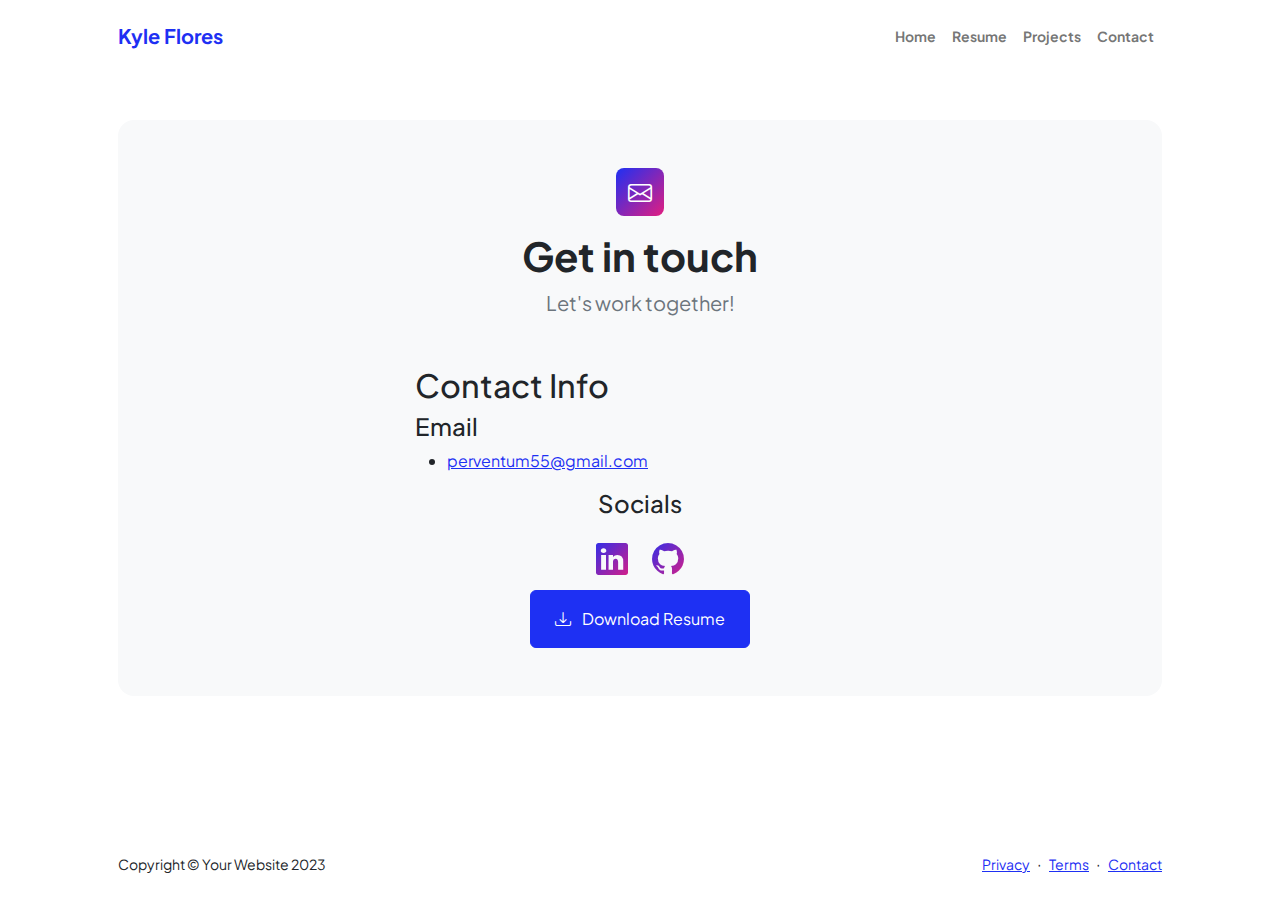
<file: contact.html>
<!DOCTYPE html>
<html lang="en">
    <head>
        <meta charset="utf-8" />
        <meta name="viewport" content="width=device-width, initial-scale=1, shrink-to-fit=no" />
        <meta name="description" content />
        <meta name="author" content />
        <title>Kyle Flores Portfilio</title>
        <!-- Favicon-->
        <link rel="icon" type="image/x-icon" href="assets/pr55Favicon.png" />
        <!-- Custom Google font-->
        <link rel="preconnect" href="https://fonts.googleapis.com" />
        <link rel="preconnect" href="https://fonts.gstatic.com" crossorigin />
        <link href="https://fonts.googleapis.com/css2?family=Plus+Jakarta+Sans:wght@100;200;300;400;500;600;700;800;900&amp;display=swap" rel="stylesheet" />
        <!-- Bootstrap icons-->
        <link href="https://cdn.jsdelivr.net/npm/bootstrap-icons@1.8.1/font/bootstrap-icons.css" rel="stylesheet" />
        <!-- Core theme CSS (includes Bootstrap)-->
        <link href="css/styles.css" rel="stylesheet" />
    </head>
    <body class="d-flex flex-column">
        <main class="flex-shrink-0">
            <!-- Navigation-->
            <nav class="navbar navbar-expand-lg navbar-light bg-white py-3">
                <div class="container px-5">
                    <a class="navbar-brand" href="index.html"><span class="fw-bolder text-primary">Kyle Flores</span></a>
                    <button class="navbar-toggler" type="button" data-bs-toggle="collapse" data-bs-target="#navbarSupportedContent" aria-controls="navbarSupportedContent" aria-expanded="false" aria-label="Toggle navigation"><span class="navbar-toggler-icon"></span></button>
                    <div class="collapse navbar-collapse" id="navbarSupportedContent">
                        <ul class="navbar-nav ms-auto mb-2 mb-lg-0 small fw-bolder">
                            <li class="nav-item"><a class="nav-link" href="index.html">Home</a></li>
                            <li class="nav-item"><a class="nav-link" href="resume.html">Resume</a></li>
                            <li class="nav-item"><a class="nav-link" href="projects.html">Projects</a></li>
                            <li class="nav-item"><a class="nav-link" href="contact.html">Contact</a></li>
                        </ul>
                    </div>
                </div>
            </nav>
            <!-- Page content-->
            <section class="py-5">
                <div class="container px-5">
                    <!-- Contact form-->
                    <div class="bg-light rounded-4 py-5 px-4 px-md-5">
                        <div class="text-center mb-5">
                            <div class="feature bg-primary bg-gradient-primary-to-secondary text-white rounded-3 mb-3"><i class="bi bi-envelope"></i></div>
                            <h1 class="fw-bolder">Get in touch</h1>
                            <p class="lead fw-normal text-muted mb-0">Let's work together!</p>
                        </div>
                        <div class="row gx-5 justify-content-center">
                            <div class="col-lg-8 col-xl-6">
                                <h2 class="mb-2">Contact Info</h2>
                                <div class="mb-3">
                                    <h4>Email</h4>
                                    <ul>
                                        <li><a href="mailto:perventum55@gmail.com?subject=Hey,%20I%20am%20interested%20in%20your%20work!&body=Please%20contact%20me%20so%20we%20can%20connect!">perventum55@gmail.com</a></li>
                                    </ul>
                                </div>
                                <div class="mb-2 d-flex flex-column align-items-center fs-2 gap-2">
                                    <h4>Socials</h4>
                                    <div class="d-flex justify-content-center fs-2 gap-4">
                                        <!-- <a class="text-gradient" href="#!"><i class="bi bi-twitter"></i></a> -->
                                        <a class="text-gradient" href="https://www.linkedin.com/in/kyle-joel-flores/" target="_blank"><i class="bi bi-linkedin"></i></a>
                                        <a class="text-gradient" href="https://github.com/PR55" target="_blank"><i class="bi bi-github"></i></a>
                                    </div>
                                </div>
                                <div class="d-flex justify-content-center">
                                    <a class="btn btn-primary px-4 py-3" href="assets/Resume Kyle Flores.pdf" download>
                                        <div class="d-inline-block bi bi-download me-2"></div>
                                        Download Resume
                                    </a>
                                </div>
                            </div>
                        </div>
                    </div>
                </div>
            </section>
        </main>
        <!-- Footer-->
        <footer class="bg-white py-4 mt-auto">
            <div class="container px-5">
                <div class="row align-items-center justify-content-between flex-column flex-sm-row">
                    <div class="col-auto"><div class="small m-0">Copyright &copy; Your Website 2023</div></div>
                    <div class="col-auto">
                        <a class="small" href="#!">Privacy</a>
                        <span class="mx-1">&middot;</span>
                        <a class="small" href="#!">Terms</a>
                        <span class="mx-1">&middot;</span>
                        <a class="small" href="#!">Contact</a>
                    </div>
                </div>
            </div>
        </footer>
        <!-- Bootstrap core JS-->
        <script src="https://cdn.jsdelivr.net/npm/bootstrap@5.2.3/dist/js/bootstrap.bundle.min.js"></script>
        <!-- Core theme JS-->
        <script src="js/scripts.js"></script>
        <!-- * * * * * * * * * * * * * * * * * * * * * * * * * * * * * * * * * * * * * * * *-->
        <!-- * *                               SB Forms JS                               * *-->
        <!-- * * Activate your form at https://startbootstrap.com/solution/contact-forms * *-->
        <!-- * * * * * * * * * * * * * * * * * * * * * * * * * * * * * * * * * * * * * * * *-->
        <script src="https://cdn.startbootstrap.com/sb-forms-latest.js"></script>
    </body>
</html>
</file>
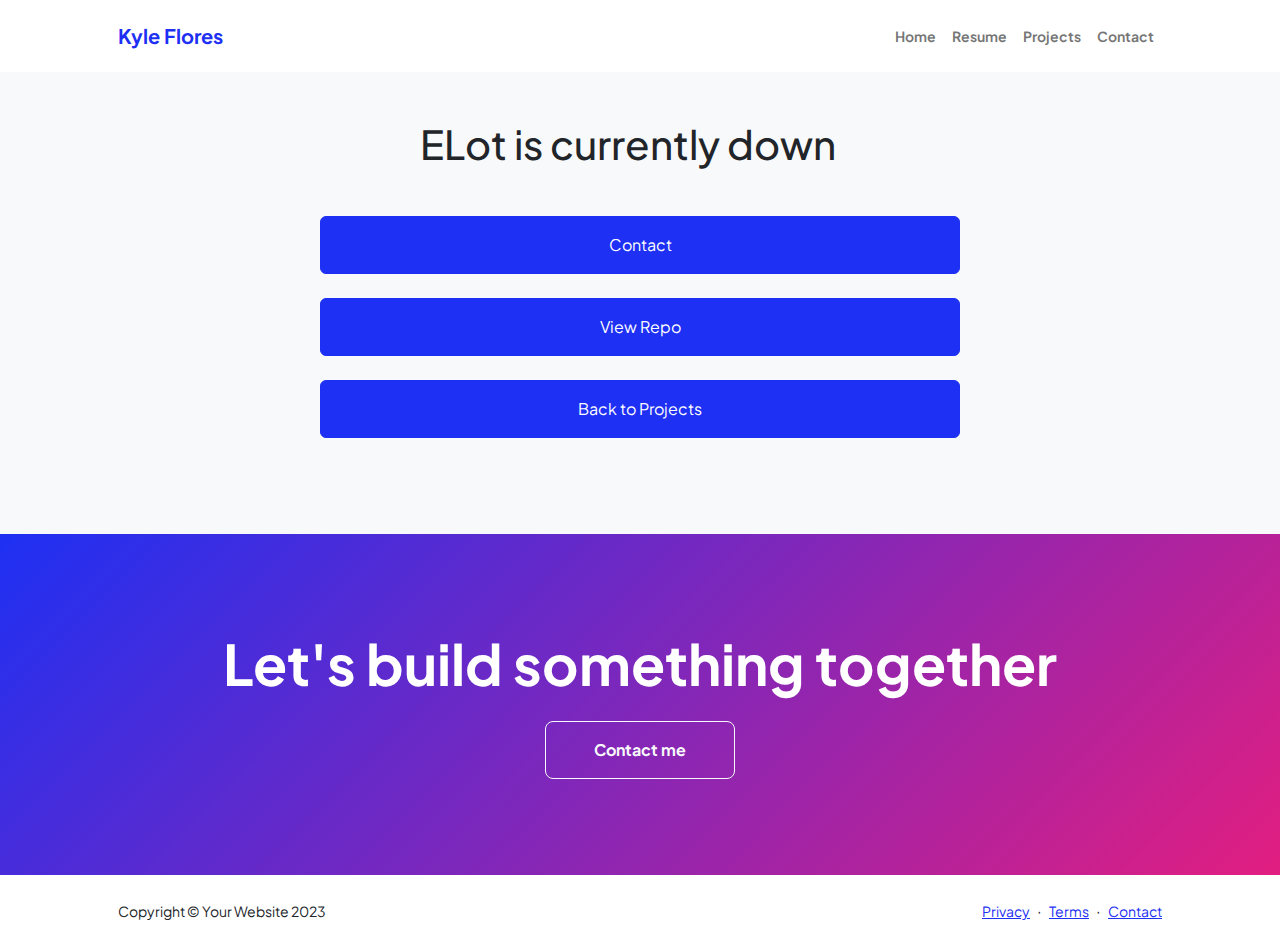
<file: failedCapstone.html>
<!DOCTYPE html>
<html lang="en">
    <head>
        <meta charset="utf-8" />
        <meta name="viewport" content="width=device-width, initial-scale=1, shrink-to-fit=no" />
        <meta name="description" content="" />
        <meta name="author" content="" />
        <title>Kyle Flores Portfilio</title>
        <!-- Favicon-->
        <link rel="icon" type="image/x-icon" href="assets/pr55Favicon.png" />
        <!-- Custom Google font-->
        <link rel="preconnect" href="https://fonts.googleapis.com" />
        <link rel="preconnect" href="https://fonts.gstatic.com" crossorigin />
        <link href="https://fonts.googleapis.com/css2?family=Plus+Jakarta+Sans:wght@100;200;300;400;500;600;700;800;900&amp;display=swap" rel="stylesheet" />
        <!-- Bootstrap icons-->
        <link href="https://cdn.jsdelivr.net/npm/bootstrap-icons@1.8.1/font/bootstrap-icons.css" rel="stylesheet" />
        <!-- Core theme CSS (includes Bootstrap)-->
        <link href="css/styles.css" rel="stylesheet" />
    </head>
    <body class="d-flex flex-column h-100 bg-light">
        <main class="flex-shrink-0">
            <!-- Navigation-->
            <nav class="navbar navbar-expand-lg navbar-light bg-white py-3">
                <div class="container px-5">
                    <a class="navbar-brand" href="index.html"><span class="fw-bolder text-primary">Kyle Flores</span></a>
                    <button class="navbar-toggler" type="button" data-bs-toggle="collapse" data-bs-target="#navbarSupportedContent" aria-controls="navbarSupportedContent" aria-expanded="false" aria-label="Toggle navigation"><span class="navbar-toggler-icon"></span></button>
                    <div class="collapse navbar-collapse" id="navbarSupportedContent">
                        <ul class="navbar-nav ms-auto mb-2 mb-lg-0 small fw-bolder">
                            <li class="nav-item"><a class="nav-link" href="index.html">Home</a></li>
                            <li class="nav-item"><a class="nav-link" href="resume.html">Resume</a></li>
                            <li class="nav-item"><a class="nav-link" href="projects.html">Projects</a></li>
                            <li class="nav-item"><a class="nav-link" href="contact.html">Contact</a></li>
                        </ul>
                    </div>
                </div>
            </nav>
            <!-- Projects Section-->
            <section class="py-5">
               <div class="row gx-5 justify-content-center">
                <div class="row col-xl-6 align-items-center">
                    <div class="row justify-content-center mb-5">
                        <h1 class="mb-0 mt-auto row justify-content-center">ELot is currently down</h1>
                    </div>
                    <a class="btn btn-primary px-4 py-3 mb-4" href="/contact.html">
                        Contact
                    </a>
                    <a class="btn btn-primary px-4 py-3 mb-4" target="_blank" href="https://github.com/PR55/Capstone-Project">
                        View Repo
                    </a>
                    <a class="btn btn-primary px-4 py-3 mb-5" href="/projects.html">
                        Back to Projects
                    </a>
                </div>
               </div>
            </section>
            <!-- Call to action section-->
            <section class="py-5 bg-gradient-primary-to-secondary text-white">
                <div class="container px-5 my-5">
                    <div class="text-center">
                        <h2 class="display-4 fw-bolder mb-4">Let's build something together</h2>
                        <a class="btn btn-outline-light btn-lg px-5 py-3 fs-6 fw-bolder" href="contact.html">Contact me</a>
                    </div>
                </div>
            </section>
        </main>
        <!-- Footer-->
        <footer class="bg-white py-4 mt-auto">
            <div class="container px-5">
                <div class="row align-items-center justify-content-between flex-column flex-sm-row">
                    <div class="col-auto"><div class="small m-0">Copyright &copy; Your Website 2023</div></div>
                    <div class="col-auto">
                        <a class="small" href="#!">Privacy</a>
                        <span class="mx-1">&middot;</span>
                        <a class="small" href="#!">Terms</a>
                        <span class="mx-1">&middot;</span>
                        <a class="small" href="contact.html">Contact</a>
                    </div>
                </div>
            </div>
        </footer>
        <!-- Bootstrap core JS-->
        <script src="https://cdn.jsdelivr.net/npm/bootstrap@5.2.3/dist/js/bootstrap.bundle.min.js"></script>
        <!-- Core theme JS-->
        <script src="js/scripts.js"></script>
    </body>
</html>
</file>
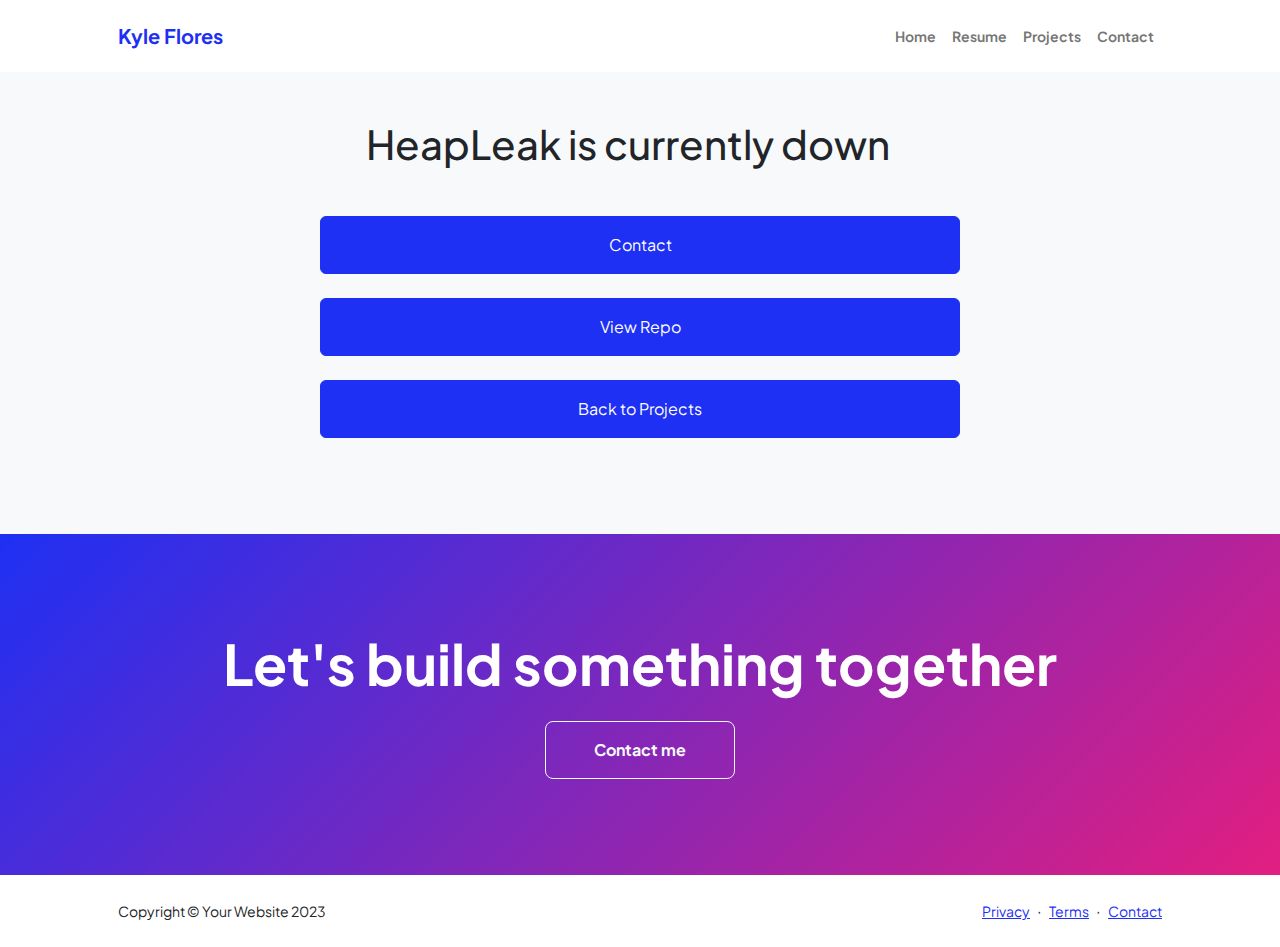
<file: failedGroup.html>
<!DOCTYPE html>
<html lang="en">
    <head>
        <meta charset="utf-8" />
        <meta name="viewport" content="width=device-width, initial-scale=1, shrink-to-fit=no" />
        <meta name="description" content="" />
        <meta name="author" content="" />
        <title>Kyle Flores Portfilio</title>
        <!-- Favicon-->
        <link rel="icon" type="image/x-icon" href="assets/pr55Favicon.png" />
        <!-- Custom Google font-->
        <link rel="preconnect" href="https://fonts.googleapis.com" />
        <link rel="preconnect" href="https://fonts.gstatic.com" crossorigin />
        <link href="https://fonts.googleapis.com/css2?family=Plus+Jakarta+Sans:wght@100;200;300;400;500;600;700;800;900&amp;display=swap" rel="stylesheet" />
        <!-- Bootstrap icons-->
        <link href="https://cdn.jsdelivr.net/npm/bootstrap-icons@1.8.1/font/bootstrap-icons.css" rel="stylesheet" />
        <!-- Core theme CSS (includes Bootstrap)-->
        <link href="css/styles.css" rel="stylesheet" />
    </head>
    <body class="d-flex flex-column h-100 bg-light">
        <main class="flex-shrink-0">
            <!-- Navigation-->
            <nav class="navbar navbar-expand-lg navbar-light bg-white py-3">
                <div class="container px-5">
                    <a class="navbar-brand" href="index.html"><span class="fw-bolder text-primary">Kyle Flores</span></a>
                    <button class="navbar-toggler" type="button" data-bs-toggle="collapse" data-bs-target="#navbarSupportedContent" aria-controls="navbarSupportedContent" aria-expanded="false" aria-label="Toggle navigation"><span class="navbar-toggler-icon"></span></button>
                    <div class="collapse navbar-collapse" id="navbarSupportedContent">
                        <ul class="navbar-nav ms-auto mb-2 mb-lg-0 small fw-bolder">
                            <li class="nav-item"><a class="nav-link" href="index.html">Home</a></li>
                            <li class="nav-item"><a class="nav-link" href="resume.html">Resume</a></li>
                            <li class="nav-item"><a class="nav-link" href="projects.html">Projects</a></li>
                            <li class="nav-item"><a class="nav-link" href="contact.html">Contact</a></li>
                        </ul>
                    </div>
                </div>
            </nav>
            <!-- Projects Section-->
            <section class="py-5">
               <div class="row gx-5 justify-content-center">
                <div class="row col-xl-6 align-items-center">
                    <div class="row justify-content-center mb-5">
                        <h1 class="mb-0 mt-auto row justify-content-center">HeapLeak is currently down</h1>
                    </div>
                    <a class="btn btn-primary px-4 py-3 mb-4" href="/contact.html">
                        Contact
                    </a>
                    <a class="btn btn-primary px-4 py-3 mb-4" target="_blank" href="https://github.com/dfout/HeapLeak">
                        View Repo
                    </a>
                    <a class="btn btn-primary px-4 py-3 mb-5" href="/projects.html">
                        Back to Projects
                    </a>
                </div>
               </div>
            </section>
            <!-- Call to action section-->
            <section class="py-5 bg-gradient-primary-to-secondary text-white">
                <div class="container px-5 my-5">
                    <div class="text-center">
                        <h2 class="display-4 fw-bolder mb-4">Let's build something together</h2>
                        <a class="btn btn-outline-light btn-lg px-5 py-3 fs-6 fw-bolder" href="contact.html">Contact me</a>
                    </div>
                </div>
            </section>
        </main>
        <!-- Footer-->
        <footer class="bg-white py-4 mt-auto">
            <div class="container px-5">
                <div class="row align-items-center justify-content-between flex-column flex-sm-row">
                    <div class="col-auto"><div class="small m-0">Copyright &copy; Your Website 2023</div></div>
                    <div class="col-auto">
                        <a class="small" href="#!">Privacy</a>
                        <span class="mx-1">&middot;</span>
                        <a class="small" href="#!">Terms</a>
                        <span class="mx-1">&middot;</span>
                        <a class="small" href="contact.html">Contact</a>
                    </div>
                </div>
            </div>
        </footer>
        <!-- Bootstrap core JS-->
        <script src="https://cdn.jsdelivr.net/npm/bootstrap@5.2.3/dist/js/bootstrap.bundle.min.js"></script>
        <!-- Core theme JS-->
        <script src="js/scripts.js"></script>
    </body>
</html>
</file>
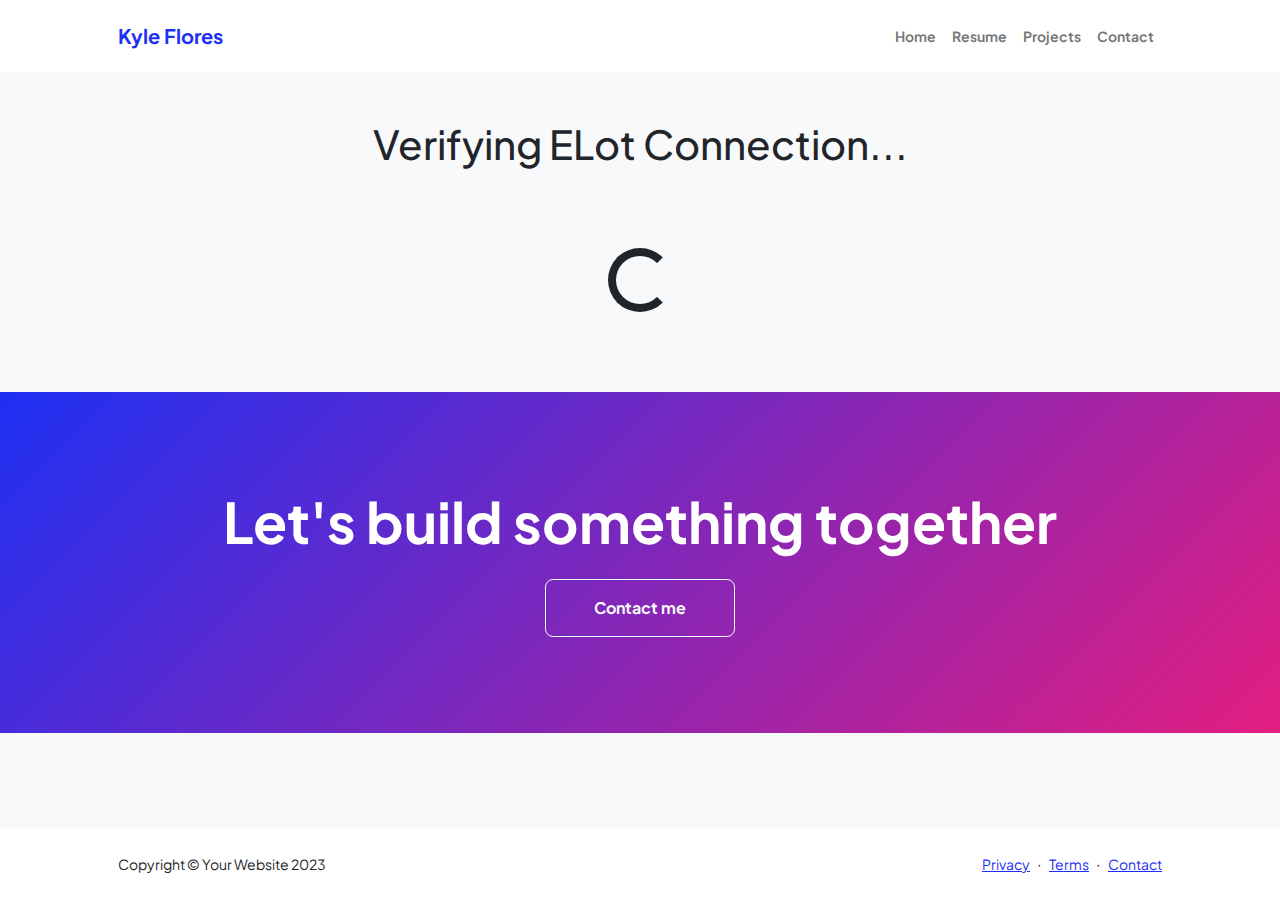
<file: loadingCapstone.html>
<!DOCTYPE html>
<html lang="en">

<head>
    <meta charset="utf-8" />
    <meta name="viewport" content="width=device-width, initial-scale=1, shrink-to-fit=no" />
    <meta name="description" content="" />
    <meta name="author" content="" />
    <title>Kyle Flores Portfilio</title>
    <!-- Favicon-->
    <link rel="icon" type="image/x-icon" href="assets/pr55Favicon.png" />
    <!-- Custom Google font-->
    <link rel="preconnect" href="https://fonts.googleapis.com" />
    <link rel="preconnect" href="https://fonts.gstatic.com" crossorigin />
    <link
        href="https://fonts.googleapis.com/css2?family=Plus+Jakarta+Sans:wght@100;200;300;400;500;600;700;800;900&amp;display=swap"
        rel="stylesheet" />
    <!-- Bootstrap icons-->
    <link href="https://cdn.jsdelivr.net/npm/bootstrap-icons@1.8.1/font/bootstrap-icons.css" rel="stylesheet" />
    <!-- Core theme CSS (includes Bootstrap)-->
    <link href="css/styles.css" rel="stylesheet" />
</head>

<body class="d-flex flex-column h-100 bg-light">
    <main class="flex-shrink-0">
        <!-- Navigation-->
        <nav class="navbar navbar-expand-lg navbar-light bg-white py-3">
            <div class="container px-5">
                <a class="navbar-brand" href="index.html"><span class="fw-bolder text-primary">Kyle Flores</span></a>
                <button class="navbar-toggler" type="button" data-bs-toggle="collapse"
                    data-bs-target="#navbarSupportedContent" aria-controls="navbarSupportedContent"
                    aria-expanded="false" aria-label="Toggle navigation"><span
                        class="navbar-toggler-icon"></span></button>
                <div class="collapse navbar-collapse" id="navbarSupportedContent">
                    <ul class="navbar-nav ms-auto mb-2 mb-lg-0 small fw-bolder">
                        <li class="nav-item"><a class="nav-link" href="index.html">Home</a></li>
                        <li class="nav-item"><a class="nav-link" href="resume.html">Resume</a></li>
                        <li class="nav-item"><a class="nav-link" href="projects.html">Projects</a></li>
                        <li class="nav-item"><a class="nav-link" href="contact.html">Contact</a></li>
                    </ul>
                </div>
            </div>
        </nav>
        <!-- Projects Section-->
        <section class="py-5">
            <div class="row gx-5 justify-content-center">
                <div class="row col-xl-6 align-items-center justify-content-center">
                    <div class="row justify-content-center mb-5">
                        <h1 class="mb-5 mt-auto row justify-content-center" id="verify">Verifying ELot Connection...</h1>
                        <h1 class="Hidden" id="success">ELot is active!</h1>
                    </div>
                    <div class="spinner-border spinner mb-5" role="status" id="spinner">
                    </div>
                    <script src="./js/scripts.js">
                    </script>
                    <script>
                        toggleButton("safeRepo");
                        setTimeout(async () => {
                            let s = 'https://elot.onrender.com'
                            let v = await fetchCapstone(s)
                            if (v > 0) {
                                setCheck(true);
                                toggleButton("safeRepo");
                                // await window.open(s, '_blank').focus()
                                // location.assign('/projects.html')
                            } else {
                                location.assign('/failedCapstone.html')
                                // setCheck(false);
                                // toggleButton("safeRepo");
                            }
                        }, 2000)
                    </script>

                </div>
            </div>
            <div class="Hidden" id="safeRepo">
                <div class="row col-xl-6 align-items-center">
                    <a class="btn btn-primary px-4 py-3 mb-4" target="_blank"
                        href="https://elot.onrender.com"
                        onclick="toProjectsPage()"
                        >
                        Open ELot in New Tab
                    </a>
                </div>
            </div>
        </section>
        <!-- Call to action section-->
        <section class="py-5 bg-gradient-primary-to-secondary text-white">
            <div class="container px-5 my-5">
                <div class="text-center">
                    <h2 class="display-4 fw-bolder mb-4">Let's build something together</h2>
                    <a class="btn btn-outline-light btn-lg px-5 py-3 fs-6 fw-bolder" href="contact.html">Contact me</a>
                </div>
            </div>
        </section>
    </main>
    <!-- Footer-->
    <footer class="bg-white py-4 mt-auto">
        <div class="container px-5">
            <div class="row align-items-center justify-content-between flex-column flex-sm-row">
                <div class="col-auto">
                    <div class="small m-0">Copyright &copy; Your Website 2023</div>
                </div>
                <div class="col-auto">
                    <a class="small" href="#!">Privacy</a>
                    <span class="mx-1">&middot;</span>
                    <a class="small" href="#!">Terms</a>
                    <span class="mx-1">&middot;</span>
                    <a class="small" href="contact.html">Contact</a>
                </div>
            </div>
        </div>
    </footer>
    <!-- Bootstrap core JS-->
    <script src="https://cdn.jsdelivr.net/npm/bootstrap@5.2.3/dist/js/bootstrap.bundle.min.js"></script>
    <!-- Core theme JS-->
    <script src="js/scripts.js"></script>
</body>

</html>
</file>
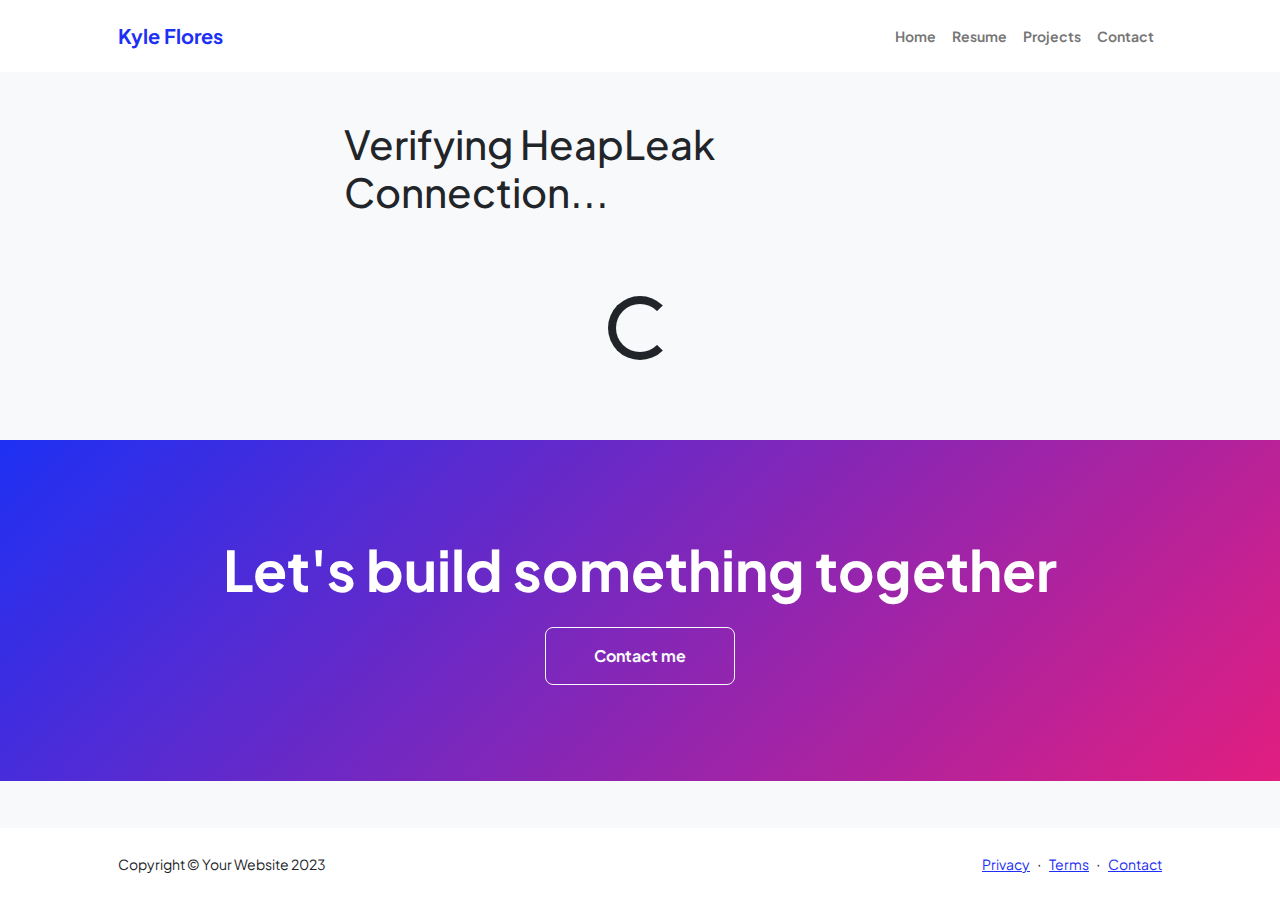
<file: loadingGroup.html>
<!DOCTYPE html>
<html lang="en">

<head>
    <meta charset="utf-8" />
    <meta name="viewport" content="width=device-width, initial-scale=1, shrink-to-fit=no" />
    <meta name="description" content="" />
    <meta name="author" content="" />
    <title>Kyle Flores Portfilio</title>
    <!-- Favicon-->
    <link rel="icon" type="image/x-icon" href="assets/pr55Favicon.png" />
    <!-- Custom Google font-->
    <link rel="preconnect" href="https://fonts.googleapis.com" />
    <link rel="preconnect" href="https://fonts.gstatic.com" crossorigin />
    <link
        href="https://fonts.googleapis.com/css2?family=Plus+Jakarta+Sans:wght@100;200;300;400;500;600;700;800;900&amp;display=swap"
        rel="stylesheet" />
    <!-- Bootstrap icons-->
    <link href="https://cdn.jsdelivr.net/npm/bootstrap-icons@1.8.1/font/bootstrap-icons.css" rel="stylesheet" />
    <!-- Core theme CSS (includes Bootstrap)-->
    <link href="css/styles.css" rel="stylesheet" />
</head>

<body class="d-flex flex-column h-100 bg-light">
    <main class="flex-shrink-0">
        <!-- Navigation-->
        <nav class="navbar navbar-expand-lg navbar-light bg-white py-3">
            <div class="container px-5">
                <a class="navbar-brand" href="index.html"><span class="fw-bolder text-primary">Kyle Flores</span></a>
                <button class="navbar-toggler" type="button" data-bs-toggle="collapse"
                    data-bs-target="#navbarSupportedContent" aria-controls="navbarSupportedContent"
                    aria-expanded="false" aria-label="Toggle navigation"><span
                        class="navbar-toggler-icon"></span></button>
                <div class="collapse navbar-collapse" id="navbarSupportedContent">
                    <ul class="navbar-nav ms-auto mb-2 mb-lg-0 small fw-bolder">
                        <li class="nav-item"><a class="nav-link" href="index.html">Home</a></li>
                        <li class="nav-item"><a class="nav-link" href="resume.html">Resume</a></li>
                        <li class="nav-item"><a class="nav-link" href="projects.html">Projects</a></li>
                        <li class="nav-item"><a class="nav-link" href="contact.html">Contact</a></li>
                    </ul>
                </div>
            </div>
        </nav>
        <!-- Projects Section-->
        <section class="py-5">
            <div class="row gx-5 justify-content-center">
                <div class="row col-xl-6 align-items-center justify-content-center">
                    <div class="row justify-content-center mb-5">
                        <h1 class="mb-5 mt-auto row justify-content-center" id="verify">Verifying HeapLeak Connection...</h1>
                        <h1 class="Hidden" id="success">HeapLeak is active!</h1>
                    </div>
                    <div class="spinner-border spinner mb-5" role="status" id="spinner">
                    </div>
                    <script src="./js/scripts.js">
                    </script>
                    <script>
                        toggleButton("safeRepo");
                        setTimeout(async () => {
                            let s = 'https://heapleak.onrender.com'
                            let v = await fetchCapstone(s)
                            if (v > 0) {
                                setCheck(true);
                                toggleButton("safeRepo");
                            } else {
                                location.assign('/failedGroup.html')
                            }
                        }, 2000)
                    </script>

                </div>
            </div>
            <div class="Hidden" id="safeRepo">
                <div class="row col-xl-6 align-items-center">
                    <a class="btn btn-primary px-4 py-3 mb-4" target="_blank"
                        href="https://heapleak.onrender.com"
                        onclick="toProjectsPage()"
                        >
                        Open HeapLeak in New Tab
                    </a>
                </div>
            </div>
        </section>
        <!-- Call to action section-->
        <section class="py-5 bg-gradient-primary-to-secondary text-white">
            <div class="container px-5 my-5">
                <div class="text-center">
                    <h2 class="display-4 fw-bolder mb-4">Let's build something together</h2>
                    <a class="btn btn-outline-light btn-lg px-5 py-3 fs-6 fw-bolder" href="contact.html">Contact me</a>
                </div>
            </div>
        </section>
    </main>
    <!-- Footer-->
    <footer class="bg-white py-4 mt-auto">
        <div class="container px-5">
            <div class="row align-items-center justify-content-between flex-column flex-sm-row">
                <div class="col-auto">
                    <div class="small m-0">Copyright &copy; Your Website 2023</div>
                </div>
                <div class="col-auto">
                    <a class="small" href="#!">Privacy</a>
                    <span class="mx-1">&middot;</span>
                    <a class="small" href="#!">Terms</a>
                    <span class="mx-1">&middot;</span>
                    <a class="small" href="contact.html">Contact</a>
                </div>
            </div>
        </div>
    </footer>
    <!-- Bootstrap core JS-->
    <script src="https://cdn.jsdelivr.net/npm/bootstrap@5.2.3/dist/js/bootstrap.bundle.min.js"></script>
    <!-- Core theme JS-->
    <script src="js/scripts.js"></script>
</body>

</html>
</file>
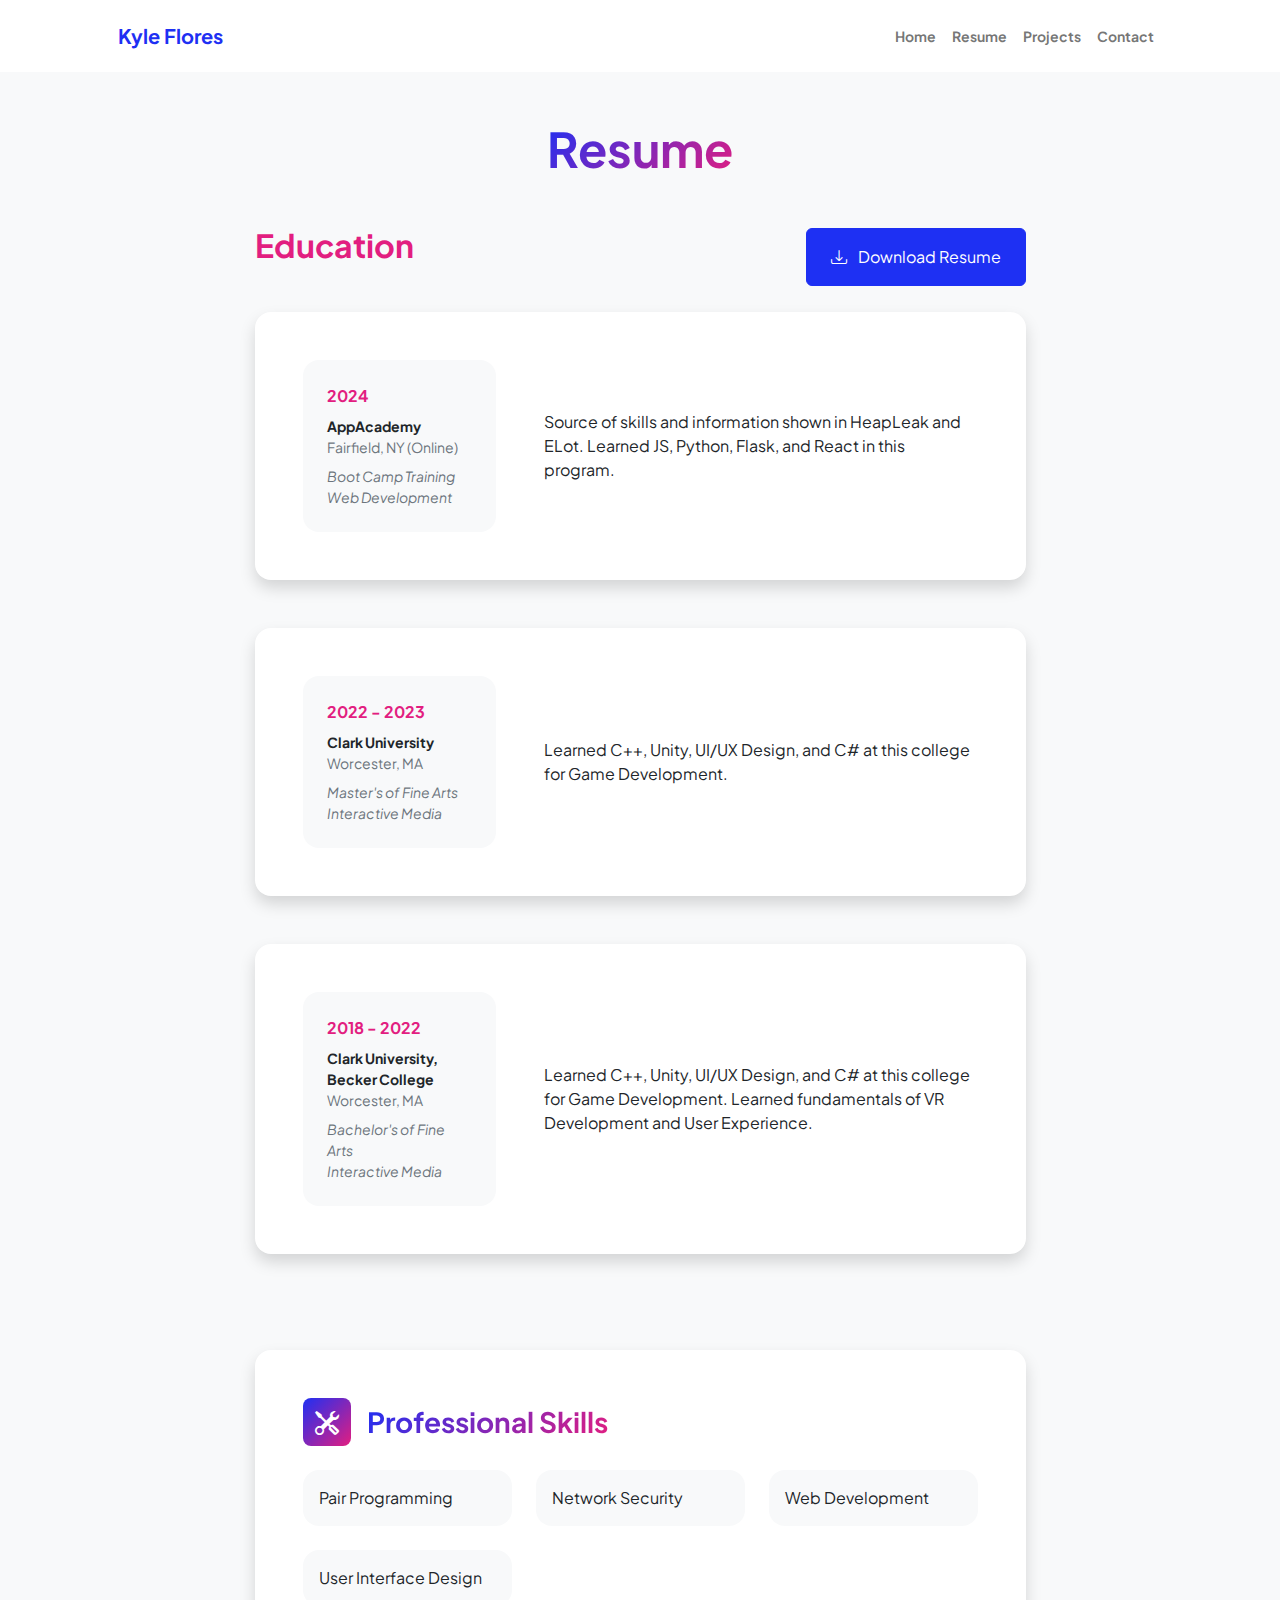
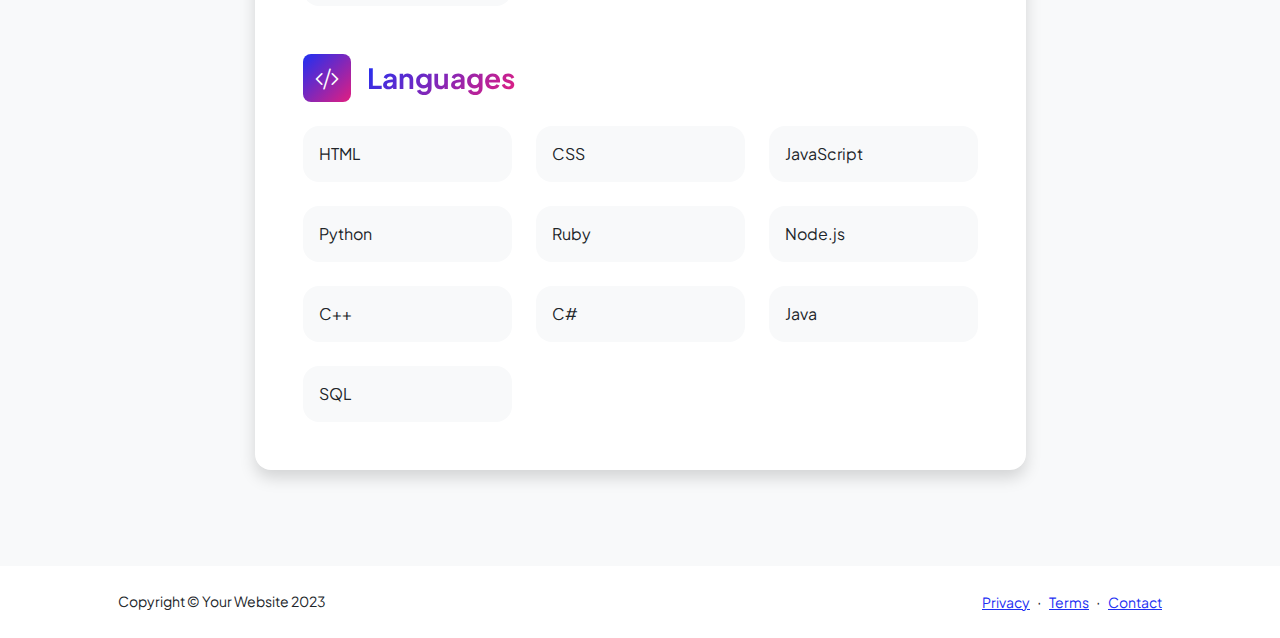
<file: resume.html>
<!DOCTYPE html>
<html lang="en">
    <head>
        <meta charset="utf-8" />
        <meta name="viewport" content="width=device-width, initial-scale=1, shrink-to-fit=no" />
        <meta name="description" content="" />
        <meta name="author" content="" />
        <title>Kyle Flores Portfilio</title>
        <!-- Favicon-->
        <link rel="icon" type="image/x-icon" href="assets/pr55Favicon.png" />
        <!-- Custom Google font-->
        <link rel="preconnect" href="https://fonts.googleapis.com" />
        <link rel="preconnect" href="https://fonts.gstatic.com" crossorigin />
        <link href="https://fonts.googleapis.com/css2?family=Plus+Jakarta+Sans:wght@100;200;300;400;500;600;700;800;900&amp;display=swap" rel="stylesheet" />
        <!-- Bootstrap icons-->
        <link href="https://cdn.jsdelivr.net/npm/bootstrap-icons@1.8.1/font/bootstrap-icons.css" rel="stylesheet" />
        <!-- Core theme CSS (includes Bootstrap)-->
        <link href="css/styles.css" rel="stylesheet" />
    </head>
    <body class="d-flex flex-column h-100 bg-light">
        <main class="flex-shrink-0">
            <!-- Navigation-->
            <nav class="navbar navbar-expand-lg navbar-light bg-white py-3">
                <div class="container px-5">
                    <a class="navbar-brand" href="index.html"><span class="fw-bolder text-primary">Kyle Flores</span></a>
                    <button class="navbar-toggler" type="button" data-bs-toggle="collapse" data-bs-target="#navbarSupportedContent" aria-controls="navbarSupportedContent" aria-expanded="false" aria-label="Toggle navigation"><span class="navbar-toggler-icon"></span></button>
                    <div class="collapse navbar-collapse" id="navbarSupportedContent">
                        <ul class="navbar-nav ms-auto mb-2 mb-lg-0 small fw-bolder">
                            <li class="nav-item"><a class="nav-link" href="index.html">Home</a></li>
                            <li class="nav-item"><a class="nav-link" href="resume.html">Resume</a></li>
                            <li class="nav-item"><a class="nav-link" href="projects.html">Projects</a></li>
                            <li class="nav-item"><a class="nav-link" href="contact.html">Contact</a></li>
                        </ul>
                    </div>
                </div>
            </nav>
            <!-- Page Content-->
            <div class="container px-5 my-5">
                <div class="text-center mb-5">
                    <h1 class="display-5 fw-bolder mb-0"><span class="text-gradient d-inline">Resume</span></h1>
                </div>
                <div class="row gx-5 justify-content-center">
                    <div class="col-lg-11 col-xl-9 col-xxl-8">
                        <!-- Experience Section-->
                        <section>
                            <!-- <div class="d-flex align-items-center justify-content-between mb-4"> -->
                                <!-- <h2 class="text-primary fw-bolder mb-0">Experience</h2> -->
                                <!-- Download resume button-->
                                <!-- Note: Set the link href target to a PDF file within your project-->
                                <!-- <a class="btn btn-primary px-4 py-3" href="assets/AppAcademy Resume Kyle Flores.pdf" download>
                                    <div class="d-inline-block bi bi-download me-2"></div>
                                    Download Resume
                                </a> -->
                            <!-- </div> -->
                            <!-- Experience Card 1-->
                            <!-- <div class="card shadow border-0 rounded-4 mb-5">
                                <div class="card-body p-5">
                                    <div class="row align-items-center gx-5">
                                        <div class="col text-center text-lg-start mb-4 mb-lg-0">
                                            <div class="bg-light p-4 rounded-4">
                                                <div class="text-primary fw-bolder mb-2">2018 - 2023</div>
                                                <div class="small fw-bolder">Store Clerk</div>
                                                <div class="small text-muted">Frontier Town</div>
                                                <div class="small text-muted">Berlin, MD</div>
                                            </div>
                                        </div>
                                        <div class="col-lg-8">
                                            <div>
                                                <ul>
                                                    <li>Stocked shelves,firewood, and soda cooler</li>
                                                    <li>Cleaned shelves, parking lot, and store floor</li>
                                                </ul>
                                            </div>
                                        </div>
                                    </div>
                                </div>
                            </div> -->
                        </section>
                        <!-- Education Section-->
                        <section>
                            <div class="d-flex align-items-center justify-content-between mb-4">
                                <h2 class="text-secondary fw-bolder mb-4">Education</h2>
                                <!-- Download resume button-->
                                <!-- Note: Set the link href target to a PDF file within your project-->
                                <a class="btn btn-primary px-4 py-3" href="assets/Resume Kyle Flores.pdf" download>
                                    <div class="d-inline-block bi bi-download me-2"></div>
                                    Download Resume
                                </a>
                            </div>
                            <!-- Education Card 1-->
                            <div class="card shadow border-0 rounded-4 mb-5">
                                <div class="card-body p-5">
                                    <div class="row align-items-center gx-5">
                                        <div class="col text-center text-lg-start mb-4 mb-lg-0">
                                            <div class="bg-light p-4 rounded-4">
                                                <div class="text-secondary fw-bolder mb-2">2024</div>
                                                <div class="mb-2">
                                                    <div class="small fw-bolder">AppAcademy</div>
                                                    <div class="small text-muted">Fairfield, NY (Online)</div>
                                                </div>
                                                <div class="fst-italic">
                                                    <div class="small text-muted">Boot Camp Training</div>
                                                    <div class="small text-muted">Web Development</div>
                                                </div>
                                            </div>
                                        </div>
                                        <div class="col-lg-8"><div>Source of skills and information shown in HeapLeak and ELot. Learned JS, Python, Flask, and React in this program.</div></div>
                                    </div>
                                </div>
                            </div>
                            <!-- Education Card 2-->
                            <div class="card shadow border-0 rounded-4 mb-5">
                                <div class="card-body p-5">
                                    <div class="row align-items-center gx-5">
                                        <div class="col text-center text-lg-start mb-4 mb-lg-0">
                                            <div class="bg-light p-4 rounded-4">
                                                <div class="text-secondary fw-bolder mb-2">2022 - 2023</div>
                                                <div class="mb-2">
                                                    <div class="small fw-bolder">Clark University</div>
                                                    <div class="small text-muted">Worcester, MA</div>
                                                </div>
                                                <div class="fst-italic">
                                                    <div class="small text-muted">Master's of Fine Arts</div>
                                                    <div class="small text-muted">Interactive Media</div>
                                                </div>
                                            </div>
                                        </div>
                                        <div class="col-lg-8"><div>Learned C++, Unity, UI/UX Design, and C# at this college for Game Development.</div></div>
                                    </div>
                                </div>
                            </div>

                            <!-- Education Card 3-->
                            <div class="card shadow border-0 rounded-4 mb-5">
                                <div class="card-body p-5">
                                    <div class="row align-items-center gx-5">
                                        <div class="col text-center text-lg-start mb-4 mb-lg-0">
                                            <div class="bg-light p-4 rounded-4">
                                                <div class="text-secondary fw-bolder mb-2">2018 - 2022</div>
                                                <div class="mb-2">
                                                    <div class="small fw-bolder">Clark University, Becker College</div>
                                                    <div class="small text-muted">Worcester, MA</div>
                                                </div>
                                                <div class="fst-italic">
                                                    <div class="small text-muted">Bachelor's of Fine Arts</div>
                                                    <div class="small text-muted">Interactive Media</div>
                                                </div>
                                            </div>
                                        </div>
                                        <div class="col-lg-8"><div>Learned C++, Unity, UI/UX Design, and C# at this college for Game Development. Learned fundamentals of VR Development and User Experience.</div></div>
                                    </div>
                                </div>
                            </div>
                        </section>
                        <!-- Divider-->
                        <div class="pb-5"></div>
                        <!-- Skills Section-->
                        <section>
                            <!-- Skillset Card-->
                            <div class="card shadow border-0 rounded-4 mb-5">
                                <div class="card-body p-5">
                                    <!-- Professional skills list-->
                                    <div class="mb-5">
                                        <div class="d-flex align-items-center mb-4">
                                            <div class="feature bg-primary bg-gradient-primary-to-secondary text-white rounded-3 me-3"><i class="bi bi-tools"></i></div>
                                            <h3 class="fw-bolder mb-0"><span class="text-gradient d-inline">Professional Skills</span></h3>
                                        </div>
                                        <div class="row row-cols-1 row-cols-md-3 mb-4">
                                            <div class="col mb-4 mb-md-0"><div class="d-flex align-items-center bg-light rounded-4 p-3 h-100">Pair Programming</div></div>
                                            <div class="col mb-4 mb-md-0"><div class="d-flex align-items-center bg-light rounded-4 p-3 h-100">Network Security</div></div>
                                            <div class="col"><div class="d-flex align-items-center bg-light rounded-4 p-3 h-100">Web Development</div></div>
                                        </div>
                                        <div class="row row-cols-1 row-cols-md-3">
                                            <div class="col"><div class="d-flex align-items-center bg-light rounded-4 p-3 h-100">User Interface Design</div></div>
                                        </div>
                                    </div>
                                    <!-- Languages list-->
                                    <div class="mb-0">
                                        <div class="d-flex align-items-center mb-4">
                                            <div class="feature bg-primary bg-gradient-primary-to-secondary text-white rounded-3 me-3"><i class="bi bi-code-slash"></i></div>
                                            <h3 class="fw-bolder mb-0"><span class="text-gradient d-inline">Languages</span></h3>
                                        </div>
                                        <div class="row row-cols-1 row-cols-md-3 mb-4">
                                            <div class="col mb-4 mb-md-0"><div class="d-flex align-items-center bg-light rounded-4 p-3 h-100">HTML</div></div>
                                            <div class="col mb-4 mb-md-0"><div class="d-flex align-items-center bg-light rounded-4 p-3 h-100">CSS</div></div>
                                            <div class="col"><div class="d-flex align-items-center bg-light rounded-4 p-3 h-100">JavaScript</div></div>
                                        </div>
                                        <div class="row row-cols-1 row-cols-md-3 mb-4">
                                            <div class="col mb-4 mb-md-0"><div class="d-flex align-items-center bg-light rounded-4 p-3 h-100">Python</div></div>
                                            <div class="col mb-4 mb-md-0"><div class="d-flex align-items-center bg-light rounded-4 p-3 h-100">Ruby</div></div>
                                            <div class="col"><div class="d-flex align-items-center bg-light rounded-4 p-3 h-100">Node.js</div></div>
                                        </div>
                                        <div class="row row-cols-1 row-cols-md-3 mb-4">
                                            <div class="col mb-4 mb-md-0"><div class="d-flex align-items-center bg-light rounded-4 p-3 h-100">C++</div></div>
                                            <div class="col mb-4 mb-md-0"><div class="d-flex align-items-center bg-light rounded-4 p-3 h-100">C#</div></div>
                                            <div class="col"><div class="d-flex align-items-center bg-light rounded-4 p-3 h-100">Java</div></div>
                                        </div>
                                        <div class="row row-cols-1 row-cols-md-3">
                                            <div class="col mb-4 mb-md-0"><div class="d-flex align-items-center bg-light rounded-4 p-3 h-100">SQL</div></div>
                                        </div>
                                    </div>
                                </div>
                            </div>
                        </section>
                    </div>
                </div>
            </div>
        </main>
        <!-- Footer-->
        <footer class="bg-white py-4 mt-auto">
            <div class="container px-5">
                <div class="row align-items-center justify-content-between flex-column flex-sm-row">
                    <div class="col-auto"><div class="small m-0">Copyright &copy; Your Website 2023</div></div>
                    <div class="col-auto">
                        <a class="small" href="#!">Privacy</a>
                        <span class="mx-1">&middot;</span>
                        <a class="small" href="#!">Terms</a>
                        <span class="mx-1">&middot;</span>
                        <a class="small" href="#!">Contact</a>
                    </div>
                </div>
            </div>
        </footer>
        <!-- Bootstrap core JS-->
        <script src="https://cdn.jsdelivr.net/npm/bootstrap@5.2.3/dist/js/bootstrap.bundle.min.js"></script>
        <!-- Core theme JS-->
        <script src="js/scripts.js"></script>
    </body>
</html>
</file>
